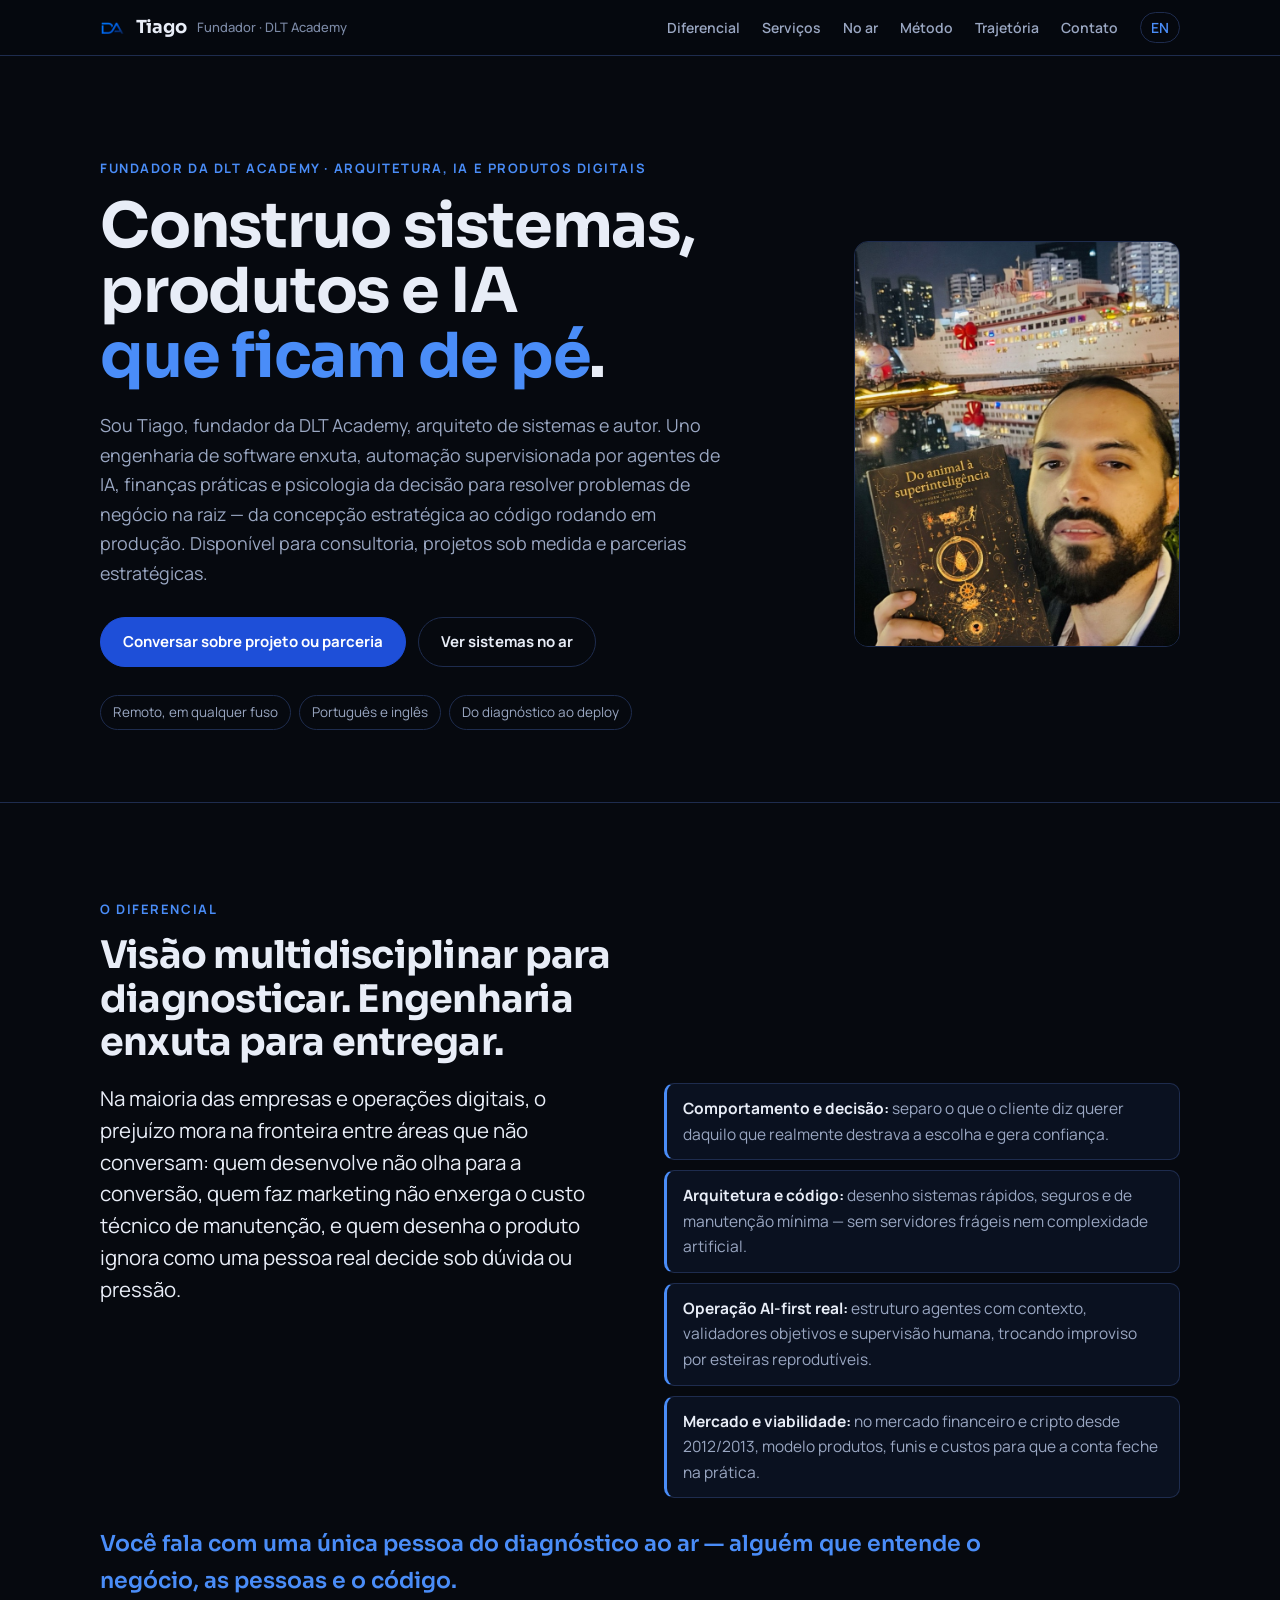
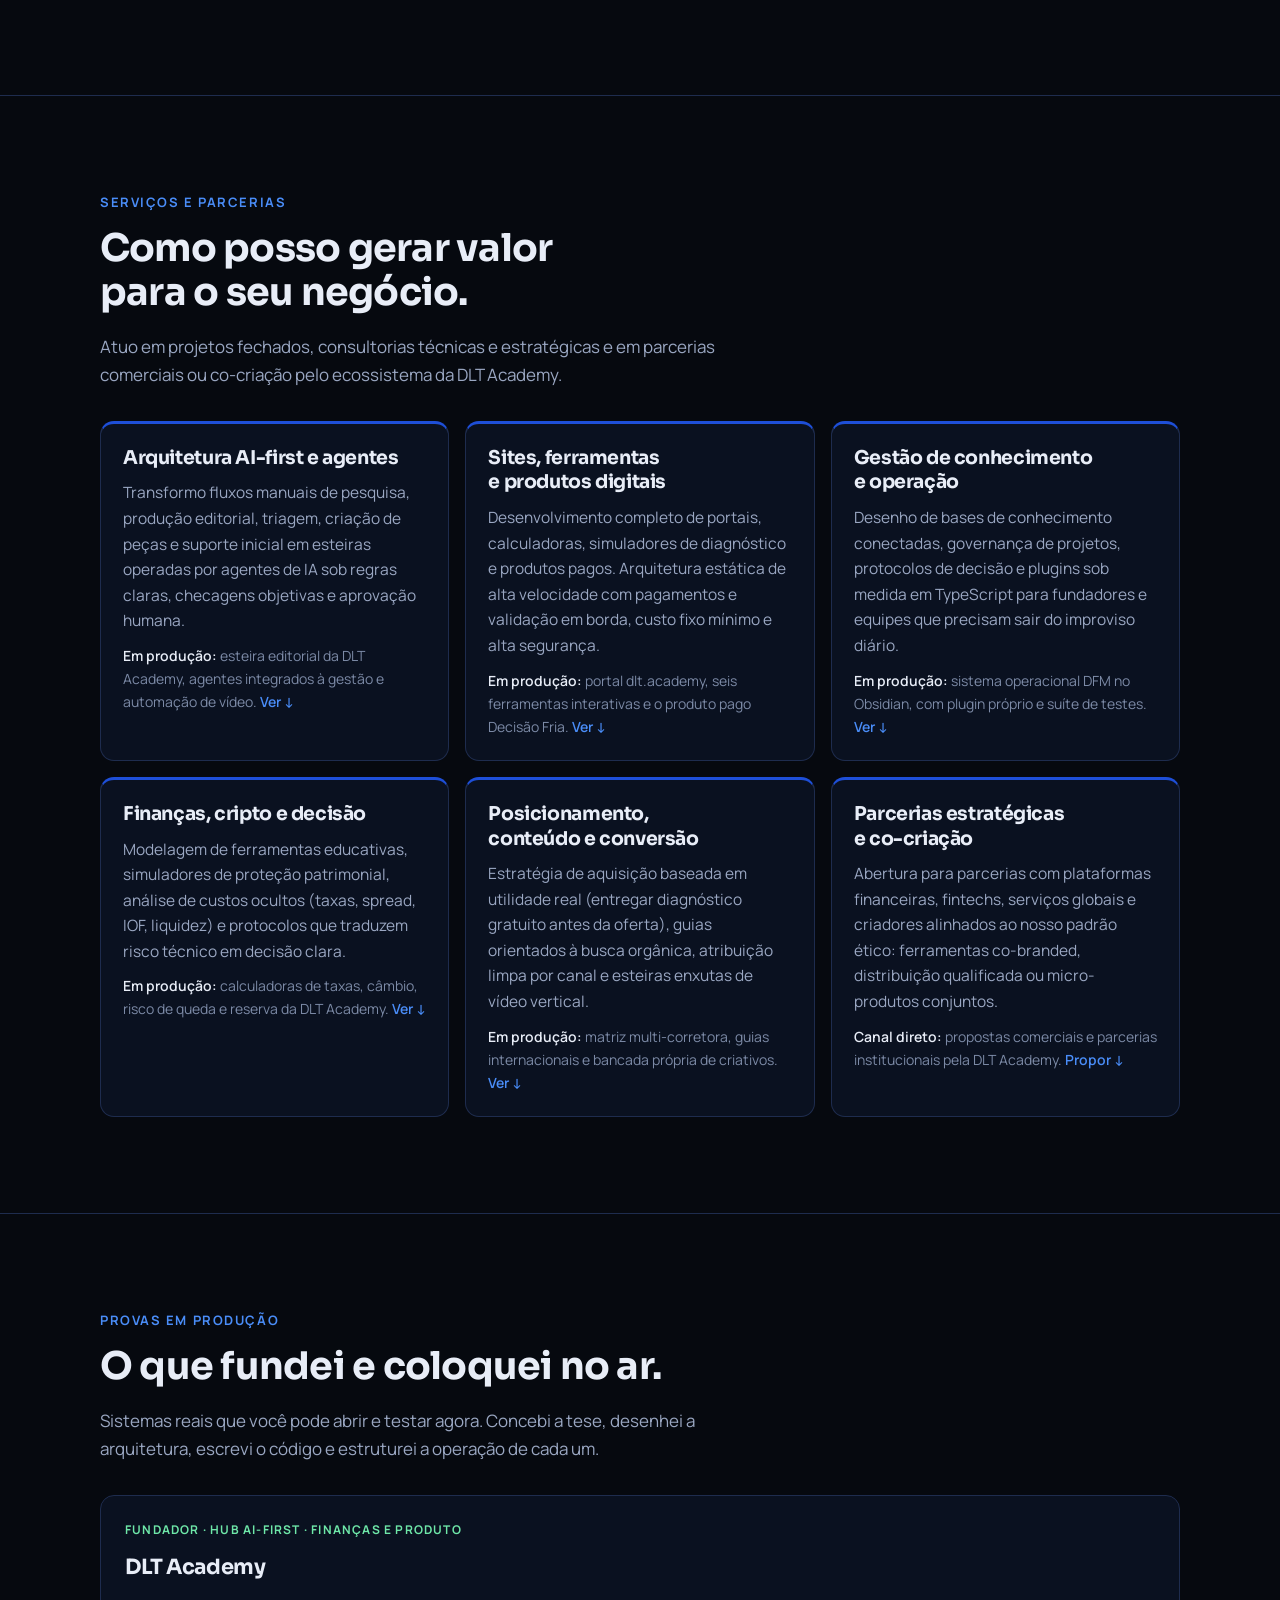
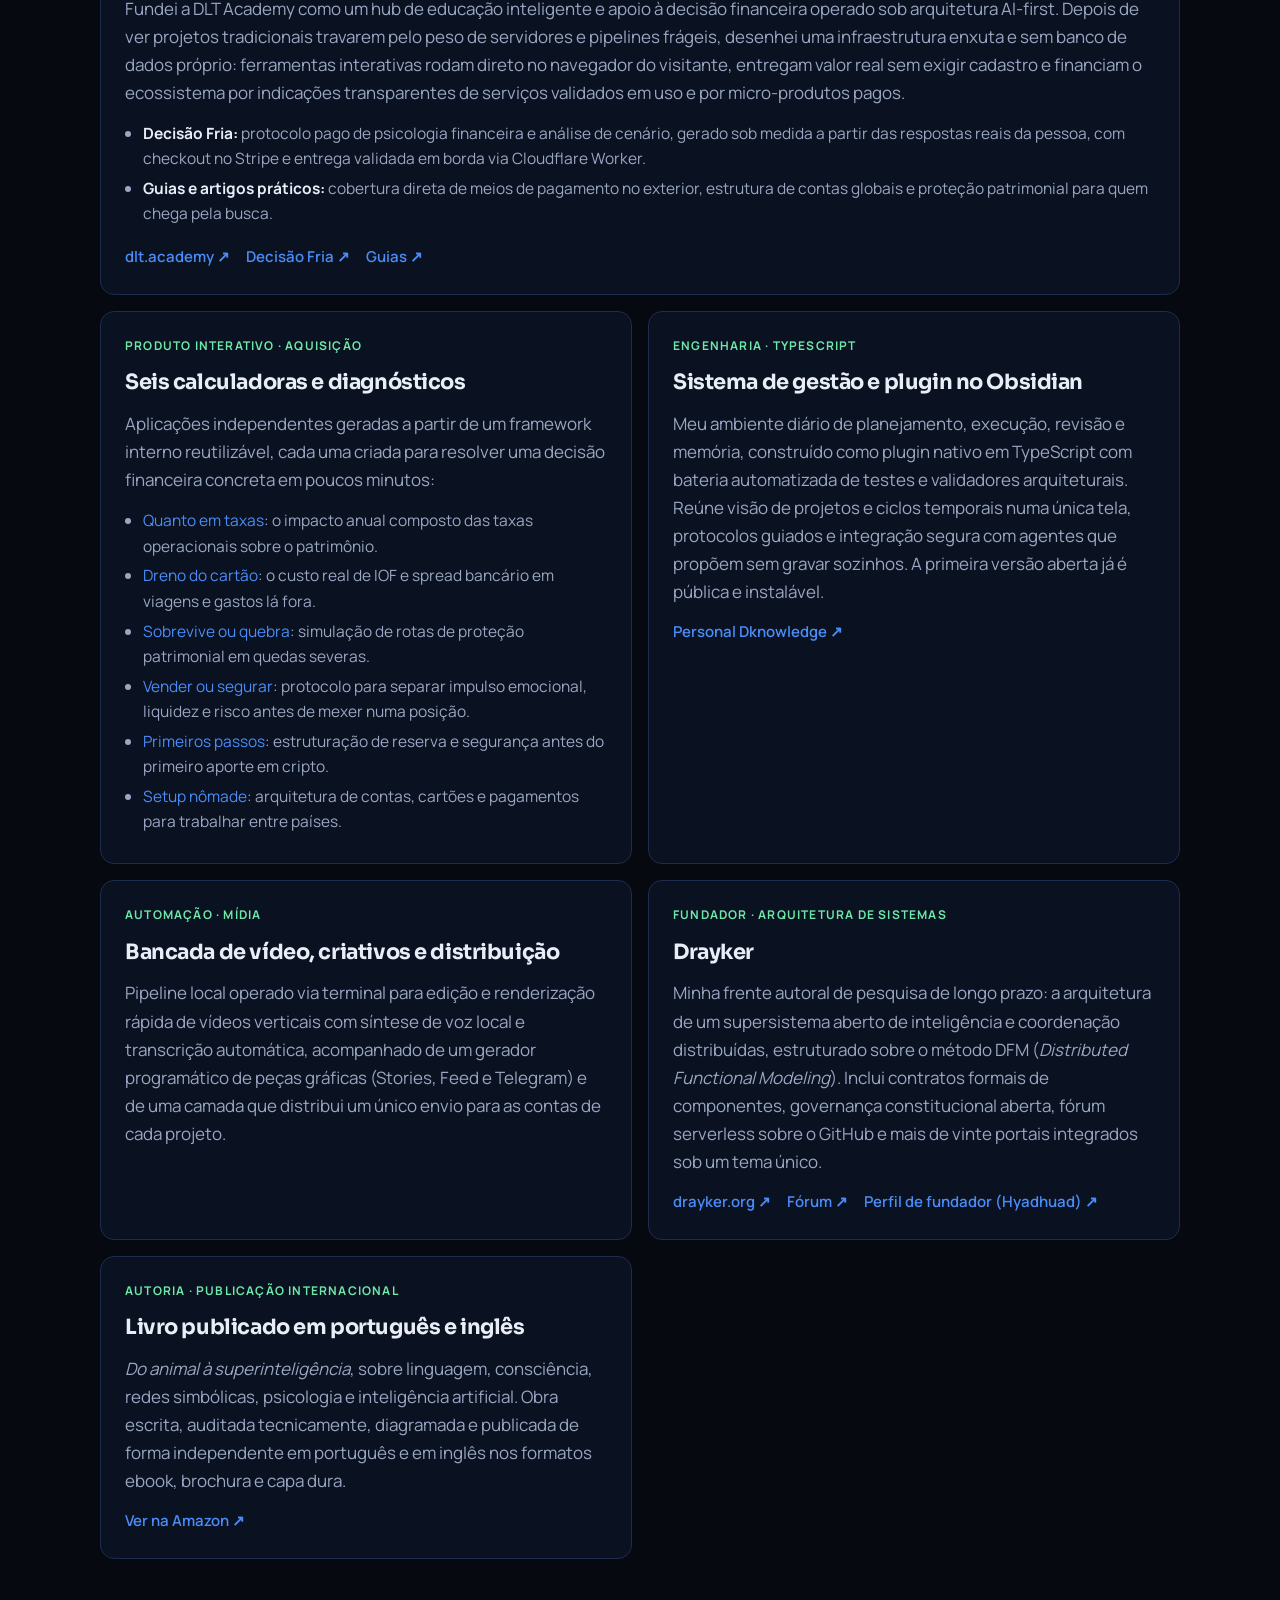
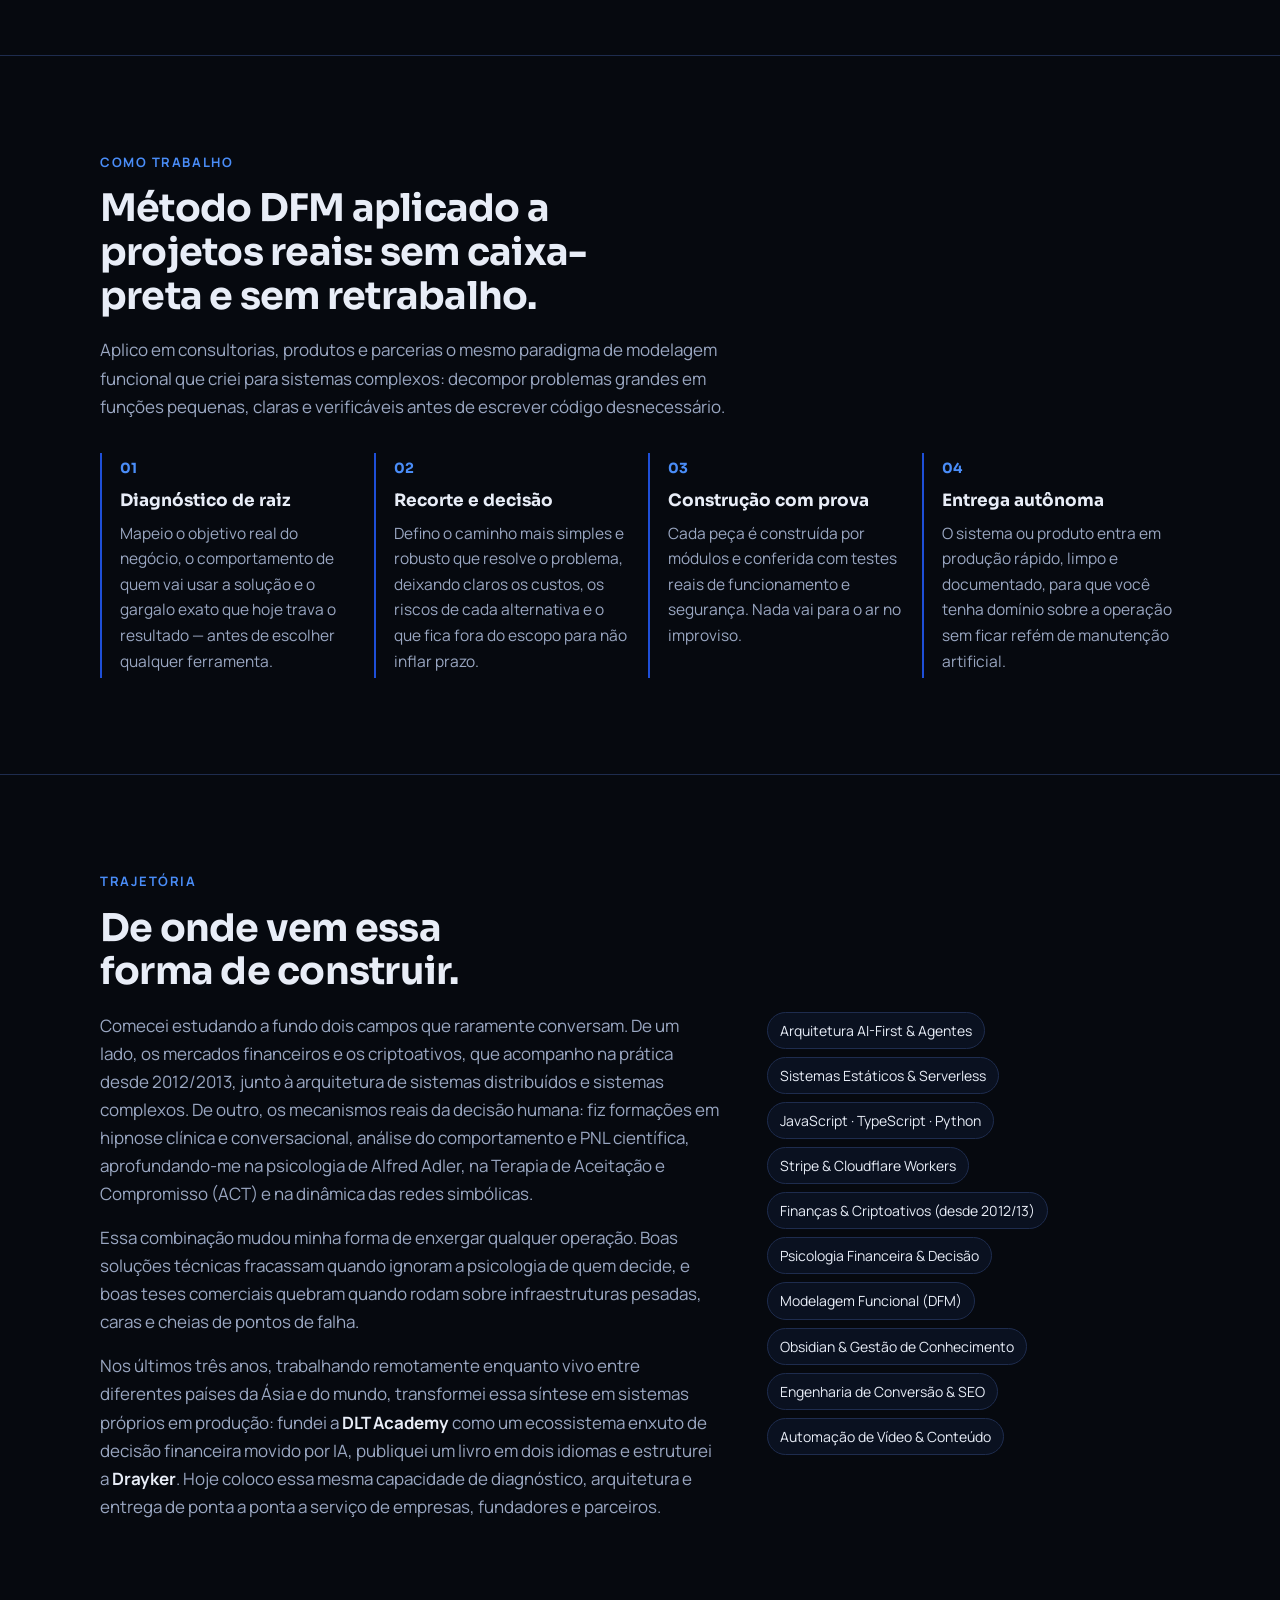
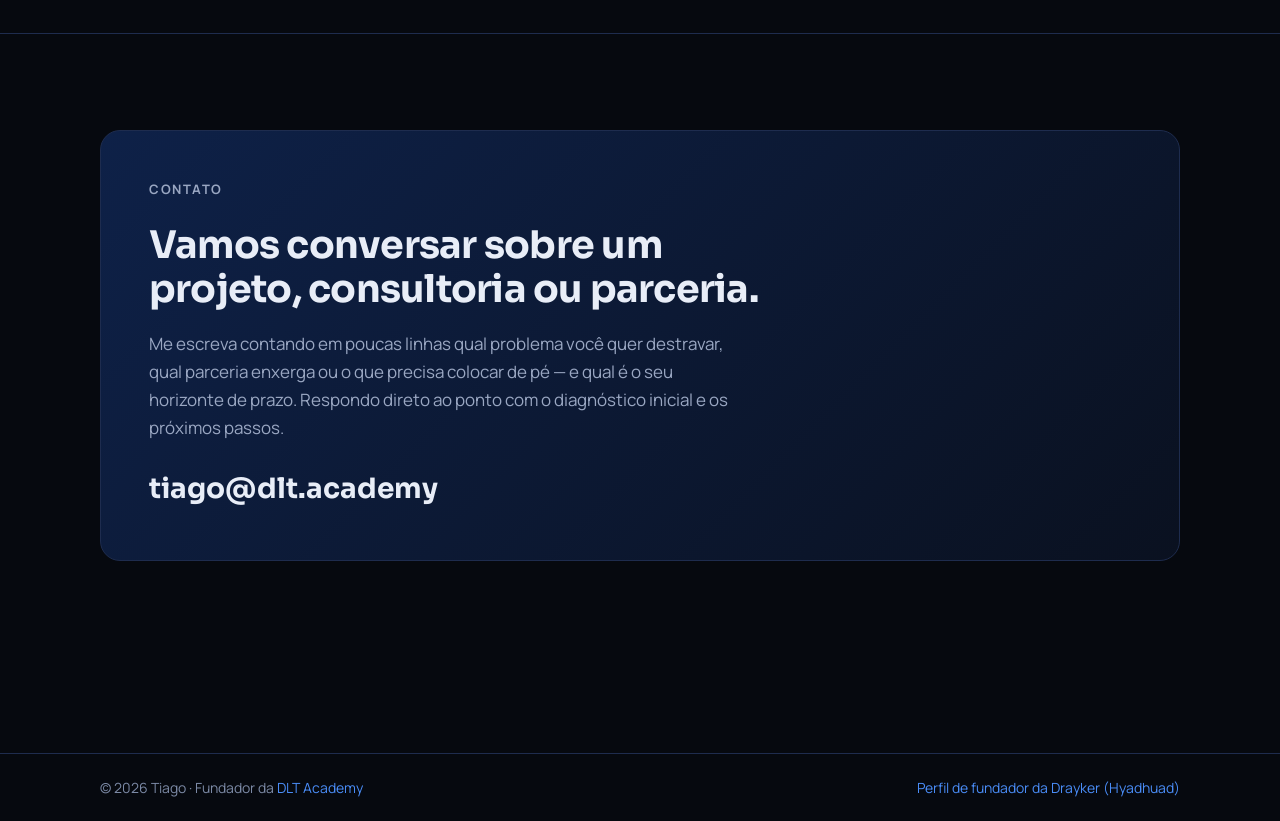
<file: index.html>
<!doctype html>
<html lang="pt-BR">
  <head>
    <meta charset="UTF-8" />
    <meta name="viewport" content="width=device-width, initial-scale=1.0" />
    <meta name="theme-color" content="#06090F" />
    <title>Tiago | Fundador da DLT Academy · Arquitetura, IA e Produtos Digitais</title>
    <meta
      name="description"
      content="Tiago é fundador da DLT Academy, arquiteto de sistemas e consultor. Engenharia enxuta, operações AI-first com agentes supervisionados, produtos digitais, finanças e psicologia da decisão. Projetos, consultoria e parcerias."
    />
    <link rel="canonical" href="https://tiago.dlt.academy/" />
    <link rel="alternate" hreflang="pt-BR" href="https://tiago.dlt.academy/" />
    <link rel="alternate" hreflang="en" href="https://tiago.dlt.academy/en/" />
    <link rel="alternate" hreflang="x-default" href="https://tiago.dlt.academy/" />
    <link rel="icon" type="image/png" href="./assets/dlt-mark.png" />
    <link rel="apple-touch-icon" href="./assets/dlt-mark.png" />
    <meta property="og:type" content="profile" />
    <meta property="og:locale" content="pt_BR" />
    <meta property="og:site_name" content="Tiago · DLT Academy" />
    <meta property="og:title" content="Tiago | Fundador da DLT Academy · Arquitetura, IA e Produtos Digitais" />
    <meta
      property="og:description"
      content="Construo sistemas, produtos digitais e operações com IA que saem do papel e ficam de pé. Consultoria, projetos sob medida e parcerias estratégicas."
    />
    <meta property="og:url" content="https://tiago.dlt.academy/" />
    <meta property="og:image" content="https://tiago.dlt.academy/assets/og-tiago.png" />
    <meta name="twitter:card" content="summary_large_image" />
    <link rel="preconnect" href="https://fonts.googleapis.com" />
    <link rel="preconnect" href="https://fonts.gstatic.com" crossorigin />
    <link
      rel="stylesheet"
      href="https://fonts.googleapis.com/css2?family=Sora:wght@500;600;700&family=Manrope:wght@400;500;600;700&display=swap"
    />
    <link rel="stylesheet" href="./styles.css" />
    <script type="application/ld+json">
      {
        "@context": "https://schema.org",
        "@type": "Person",
        "name": "Tiago",
        "jobTitle": "Fundador da DLT Academy, arquiteto de sistemas e consultor",
        "url": "https://tiago.dlt.academy/",
        "image": "https://tiago.dlt.academy/assets/tiago.jpg",
        "sameAs": ["https://hyadhuad.drayker.org/", "https://github.com/Hyadhuad"],
        "affiliation": { "@type": "Organization", "name": "DLT Academy", "url": "https://dlt.academy/" }
      }
    </script>
  </head>
  <body>
    <a class="skip-link" href="#conteudo">Pular para o conteúdo</a>
    <header class="head">
      <div class="head-in">
        <a class="brand" href="#topo"><img src="./assets/dlt-mark.png" alt="" width="26" height="26" />Tiago <span>Fundador · DLT Academy</span></a>
        <nav class="nav" aria-label="Seções">
          <a href="#diferencial">Diferencial</a>
          <a href="#servicos">Serviços</a>
          <a href="#trabalhos">No ar</a>
          <a href="#como">Método</a>
          <a href="#historia">Trajetória</a>
          <a href="#contato">Contato</a>
          <a class="lang" href="./en/" hreflang="en" lang="en" aria-label="Read in English">EN</a>
        </nav>
      </div>
    </header>

    <main id="conteudo">
      <section class="hero" id="topo">
        <div class="wrap hero-grid">
          <div>
            <p class="eyebrow">Fundador da DLT Academy · Arquitetura, IA e Produtos Digitais</p>
            <h1>Construo sistemas, produtos e IA <em>que ficam de pé</em>.</h1>
            <p class="lead">
              Sou Tiago, fundador da DLT Academy, arquiteto de sistemas e autor. Uno engenharia de software enxuta,
              automação supervisionada por agentes de IA, finanças práticas e psicologia da decisão para resolver
              problemas de negócio na raiz — da concepção estratégica ao código rodando em produção. Disponível para
              consultoria, projetos sob medida e parcerias estratégicas.
            </p>
            <div class="actions">
              <a class="button" href="#contato">Conversar sobre projeto ou parceria</a>
              <a class="button button-ghost" href="#trabalhos">Ver sistemas no ar</a>
            </div>
            <ul class="facts" role="list">
              <li>Remoto, em qualquer fuso</li>
              <li>Português e inglês</li>
              <li>Do diagnóstico ao deploy</li>
            </ul>
          </div>
          <figure class="portrait">
            <img src="./assets/tiago.jpg" width="763" height="1100" alt="Tiago à noite, num porto, segurando o livro que escreveu" />
          </figure>
        </div>
      </section>

      <section class="section angle" id="diferencial">
        <div class="wrap">
          <p class="eyebrow">O diferencial</p>
          <h2>Visão multidisciplinar para diagnosticar. Engenharia enxuta para entregar.</h2>
          <div class="angle-grid">
            <p class="angle-lead">
              Na maioria das empresas e operações digitais, o prejuízo mora na fronteira entre áreas que não conversam:
              quem desenvolve não olha para a conversão, quem faz marketing não enxerga o custo técnico de manutenção, e
              quem desenha o produto ignora como uma pessoa real decide sob dúvida ou pressão.
            </p>
            <ul class="angles" role="list">
              <li><b>Comportamento e decisão:</b> separo o que o cliente diz querer daquilo que realmente destrava a escolha e gera confiança.</li>
              <li><b>Arquitetura e código:</b> desenho sistemas rápidos, seguros e de manutenção mínima — sem servidores frágeis nem complexidade artificial.</li>
              <li><b>Operação AI-first real:</b> estruturo agentes com contexto, validadores objetivos e supervisão humana, trocando improviso por esteiras reprodutíveis.</li>
              <li><b>Mercado e viabilidade:</b> no mercado financeiro e cripto desde 2012/2013, modelo produtos, funis e custos para que a conta feche na prática.</li>
            </ul>
          </div>
          <p class="angle-close">Você fala com uma única pessoa do diagnóstico ao ar — alguém que entende o negócio, as pessoas e o código.</p>
        </div>
      </section>

      <section class="section" id="servicos">
        <div class="wrap">
          <p class="eyebrow">Serviços e parcerias</p>
          <h2>Como posso gerar valor para o seu negócio.</h2>
          <p class="intro">Atuo em projetos fechados, consultorias técnicas e estratégicas e em parcerias comerciais ou co-criação pelo ecossistema da DLT Academy.</p>
          <ul class="cards" role="list">
            <li class="card">
              <h3>Arquitetura AI-first e agentes</h3>
              <p>Transformo fluxos manuais de pesquisa, produção editorial, triagem, criação de peças e suporte inicial em esteiras operadas por agentes de IA sob regras claras, checagens objetivas e aprovação humana.</p>
              <p class="ex"><b>Em produção:</b> esteira editorial da DLT Academy, agentes integrados à gestão e automação de vídeo. <a href="#t-conteudo">Ver ↓</a></p>
            </li>
            <li class="card">
              <h3>Sites, ferramentas e produtos digitais</h3>
              <p>Desenvolvimento completo de portais, calculadoras, simuladores de diagnóstico e produtos pagos. Arquitetura estática de alta velocidade com pagamentos e validação em borda, custo fixo mínimo e alta segurança.</p>
              <p class="ex"><b>Em produção:</b> portal dlt.academy, seis ferramentas interativas e o produto pago Decisão Fria. <a href="#t-dlt">Ver ↓</a></p>
            </li>
            <li class="card">
              <h3>Gestão de conhecimento e operação</h3>
              <p>Desenho de bases de conhecimento conectadas, governança de projetos, protocolos de decisão e plugins sob medida em TypeScript para fundadores e equipes que precisam sair do improviso diário.</p>
              <p class="ex"><b>Em produção:</b> sistema operacional DFM no Obsidian, com plugin próprio e suíte de testes. <a href="#t-gestao">Ver ↓</a></p>
            </li>
            <li class="card">
              <h3>Finanças, cripto e decisão</h3>
              <p>Modelagem de ferramentas educativas, simuladores de proteção patrimonial, análise de custos ocultos (taxas, spread, IOF, liquidez) e protocolos que traduzem risco técnico em decisão clara.</p>
              <p class="ex"><b>Em produção:</b> calculadoras de taxas, câmbio, risco de queda e reserva da DLT Academy. <a href="#t-ferramentas">Ver ↓</a></p>
            </li>
            <li class="card">
              <h3>Posicionamento, conteúdo e conversão</h3>
              <p>Estratégia de aquisição baseada em utilidade real (entregar diagnóstico gratuito antes da oferta), guias orientados à busca orgânica, atribuição limpa por canal e esteiras enxutas de vídeo vertical.</p>
              <p class="ex"><b>Em produção:</b> matriz multi-corretora, guias internacionais e bancada própria de criativos. <a href="#t-dlt">Ver ↓</a></p>
            </li>
            <li class="card">
              <h3>Parcerias estratégicas e co-criação</h3>
              <p>Abertura para parcerias com plataformas financeiras, fintechs, serviços globais e criadores alinhados ao nosso padrão ético: ferramentas co-branded, distribuição qualificada ou micro-produtos conjuntos.</p>
              <p class="ex"><b>Canal direto:</b> propostas comerciais e parcerias institucionais pela DLT Academy. <a href="#contato">Propor ↓</a></p>
            </li>
          </ul>
        </div>
      </section>

      <section class="section" id="trabalhos">
        <div class="wrap">
          <p class="eyebrow">Provas em produção</p>
          <h2>O que fundei e coloquei no ar.</h2>
          <p class="intro">Sistemas reais que você pode abrir e testar agora. Concebi a tese, desenhei a arquitetura, escrevi o código e estruturei a operação de cada um.</p>
          <div class="work">
            <article id="t-dlt" class="job wide">
              <span class="tag">Fundador · Hub AI-First · Finanças e Produto</span>
              <h3>DLT Academy</h3>
              <p>Fundei a DLT Academy como um hub de educação inteligente e apoio à decisão financeira operado sob arquitetura AI-first. Depois de ver projetos tradicionais travarem pelo peso de servidores e pipelines frágeis, desenhei uma infraestrutura enxuta e sem banco de dados próprio: ferramentas interativas rodam direto no navegador do visitante, entregam valor real sem exigir cadastro e financiam o ecossistema por indicações transparentes de serviços validados em uso e por micro-produtos pagos.</p>
              <ul>
                <li><b>Decisão Fria:</b> protocolo pago de psicologia financeira e análise de cenário, gerado sob medida a partir das respostas reais da pessoa, com checkout no Stripe e entrega validada em borda via Cloudflare Worker.</li>
                <li><b>Guias e artigos práticos:</b> cobertura direta de meios de pagamento no exterior, estrutura de contas globais e proteção patrimonial para quem chega pela busca.</li>
              </ul>
              <div class="links">
                <a href="https://dlt.academy/">dlt.academy ↗</a>
                <a href="https://dlt.academy/produtos/decisao-fria/">Decisão Fria ↗</a>
                <a href="https://dlt.academy/guias/">Guias ↗</a>
              </div>
            </article>
            <article id="t-ferramentas" class="job">
              <span class="tag">Produto interativo · Aquisição</span>
              <h3>Seis calculadoras e diagnósticos</h3>
              <p>Aplicações independentes geradas a partir de um framework interno reutilizável, cada uma criada para resolver uma decisão financeira concreta em poucos minutos:</p>
              <ul>
                <li><a href="https://quanto-em-taxas.dlt.academy/">Quanto em taxas</a>: o impacto anual composto das taxas operacionais sobre o patrimônio.</li>
                <li><a href="https://dreno-cartao.dlt.academy/">Dreno do cartão</a>: o custo real de IOF e spread bancário em viagens e gastos lá fora.</li>
                <li><a href="https://sobrevive-ou-quebra.dlt.academy/">Sobrevive ou quebra</a>: simulação de rotas de proteção patrimonial em quedas severas.</li>
                <li><a href="https://vender-ou-segurar.dlt.academy/">Vender ou segurar</a>: protocolo para separar impulso emocional, liquidez e risco antes de mexer numa posição.</li>
                <li><a href="https://primeiros-passos-cripto.dlt.academy/">Primeiros passos</a>: estruturação de reserva e segurança antes do primeiro aporte em cripto.</li>
                <li><a href="https://setup-nomade.dlt.academy/">Setup nômade</a>: arquitetura de contas, cartões e pagamentos para trabalhar entre países.</li>
              </ul>
            </article>
            <article id="t-gestao" class="job">
              <span class="tag">Engenharia · TypeScript</span>
              <h3>Sistema de gestão e plugin no Obsidian</h3>
              <p>Meu ambiente diário de planejamento, execução, revisão e memória, construído como plugin nativo em TypeScript com bateria automatizada de testes e validadores arquiteturais. Reúne visão de projetos e ciclos temporais numa única tela, protocolos guiados e integração segura com agentes que propõem sem gravar sozinhos. A primeira versão aberta já é pública e instalável.</p>
              <div class="links"><a href="https://github.com/draykerdk/personal-dknowledge">Personal Dknowledge ↗</a></div>
            </article>
            <article id="t-conteudo" class="job">
              <span class="tag">Automação · Mídia</span>
              <h3>Bancada de vídeo, criativos e distribuição</h3>
              <p>Pipeline local operado via terminal para edição e renderização rápida de vídeos verticais com síntese de voz local e transcrição automática, acompanhado de um gerador programático de peças gráficas (Stories, Feed e Telegram) e de uma camada que distribui um único envio para as contas de cada projeto.</p>
            </article>
            <article id="t-drayker" class="job">
              <span class="tag">Fundador · Arquitetura de sistemas</span>
              <h3>Drayker</h3>
              <p>Minha frente autoral de pesquisa de longo prazo: a arquitetura de um supersistema aberto de inteligência e coordenação distribuídas, estruturado sobre o método DFM (<em>Distributed Functional Modeling</em>). Inclui contratos formais de componentes, governança constitucional aberta, fórum serverless sobre o GitHub e mais de vinte portais integrados sob um tema único.</p>
              <div class="links">
                <a href="https://drayker.org/">drayker.org ↗</a>
                <a href="https://forum.drayker.org/">Fórum ↗</a>
                <a href="https://hyadhuad.drayker.org/pt/">Perfil de fundador (Hyadhuad) ↗</a>
              </div>
            </article>
            <article id="t-livro" class="job">
              <span class="tag">Autoria · Publicação internacional</span>
              <h3>Livro publicado em português e inglês</h3>
              <p><em>Do animal à superinteligência</em>, sobre linguagem, consciência, redes simbólicas, psicologia e inteligência artificial. Obra escrita, auditada tecnicamente, diagramada e publicada de forma independente em português e em inglês nos formatos ebook, brochura e capa dura.</p>
              <div class="links"><a href="https://www.amazon.com.br/s?k=Hyadhuad+Do+animal+%C3%A0+superintelig%C3%AAncia">Ver na Amazon ↗</a></div>
            </article>
          </div>
        </div>
      </section>

      <section class="section" id="como">
        <div class="wrap">
          <p class="eyebrow">Como trabalho</p>
          <h2>Método DFM aplicado a projetos reais: sem caixa-preta e sem retrabalho.</h2>
          <p class="intro">Aplico em consultorias, produtos e parcerias o mesmo paradigma de modelagem funcional que criei para sistemas complexos: decompor problemas grandes em funções pequenas, claras e verificáveis antes de escrever código desnecessário.</p>
          <ol class="steps" role="list">
            <li><strong>Diagnóstico de raiz</strong><p>Mapeio o objetivo real do negócio, o comportamento de quem vai usar a solução e o gargalo exato que hoje trava o resultado — antes de escolher qualquer ferramenta.</p></li>
            <li><strong>Recorte e decisão</strong><p>Defino o caminho mais simples e robusto que resolve o problema, deixando claros os custos, os riscos de cada alternativa e o que fica fora do escopo para não inflar prazo.</p></li>
            <li><strong>Construção com prova</strong><p>Cada peça é construída por módulos e conferida com testes reais de funcionamento e segurança. Nada vai para o ar no improviso.</p></li>
            <li><strong>Entrega autônoma</strong><p>O sistema ou produto entra em produção rápido, limpo e documentado, para que você tenha domínio sobre a operação sem ficar refém de manutenção artificial.</p></li>
          </ol>
        </div>
      </section>

      <section class="section" id="historia">
        <div class="wrap">
          <p class="eyebrow">Trajetória</p>
          <h2>De onde vem essa forma de construir.</h2>
          <div class="cols">
            <div>
              <p>
                Comecei estudando a fundo dois campos que raramente conversam. De um lado, os mercados financeiros e os
                criptoativos, que acompanho na prática desde 2012/2013, junto à arquitetura de sistemas distribuídos e
                sistemas complexos. De outro, os mecanismos reais da decisão humana: fiz formações em hipnose clínica e
                conversacional, análise do comportamento e PNL científica, aprofundando-me na psicologia de Alfred
                Adler, na Terapia de Aceitação e Compromisso (ACT) e na dinâmica das redes simbólicas.
              </p>
              <p>
                Essa combinação mudou minha forma de enxergar qualquer operação. Boas soluções técnicas fracassam quando
                ignoram a psicologia de quem decide, e boas teses comerciais quebram quando rodam sobre infraestruturas
                pesadas, caras e cheias de pontos de falha.
              </p>
              <p>
                Nos últimos três anos, trabalhando remotamente enquanto vivo entre diferentes países da Ásia e do mundo,
                transformei essa síntese em sistemas próprios em produção: fundei a <strong>DLT Academy</strong> como um
                ecossistema enxuto de decisão financeira movido por IA, publiquei um livro em dois idiomas e estruturei
                a <strong>Drayker</strong>. Hoje coloco essa mesma capacidade de diagnóstico, arquitetura e entrega de
                ponta a ponta a serviço de empresas, fundadores e parceiros.
              </p>
            </div>
            <ul class="chips" role="list">
              <li>Arquitetura AI-First &amp; Agentes</li>
              <li>Sistemas Estáticos &amp; Serverless</li>
              <li>JavaScript · TypeScript · Python</li>
              <li>Stripe &amp; Cloudflare Workers</li>
              <li>Finanças &amp; Criptoativos (desde 2012/13)</li>
              <li>Psicologia Financeira &amp; Decisão</li>
              <li>Modelagem Funcional (DFM)</li>
              <li>Obsidian &amp; Gestão de Conhecimento</li>
              <li>Engenharia de Conversão &amp; SEO</li>
              <li>Automação de Vídeo &amp; Conteúdo</li>
            </ul>
          </div>
        </div>
      </section>

      <section class="section" id="contato">
        <div class="wrap">
          <div class="contact">
            <p class="eyebrow">Contato</p>
            <h2>Vamos conversar sobre um projeto, consultoria ou parceria.</h2>
            <p>Me escreva contando em poucas linhas qual problema você quer destravar, qual parceria enxerga ou o que precisa colocar de pé — e qual é o seu horizonte de prazo. Respondo direto ao ponto com o diagnóstico inicial e os próximos passos.</p>
            <a class="mail" href="mailto:tiago@dlt.academy">tiago@dlt.academy</a>
          </div>
        </div>
      </section>
    </main>

    <footer class="foot">
      <div class="foot-in">
        <span>© <span id="ano">2026</span> Tiago · Fundador da <a href="https://dlt.academy/">DLT Academy</a></span>
        <span><a href="https://hyadhuad.drayker.org/pt/">Perfil de fundador da Drayker (Hyadhuad)</a></span>
      </div>
    </footer>
    <script>document.getElementById("ano").textContent = new Date().getFullYear();</script>
  </body>
</html>
</file>
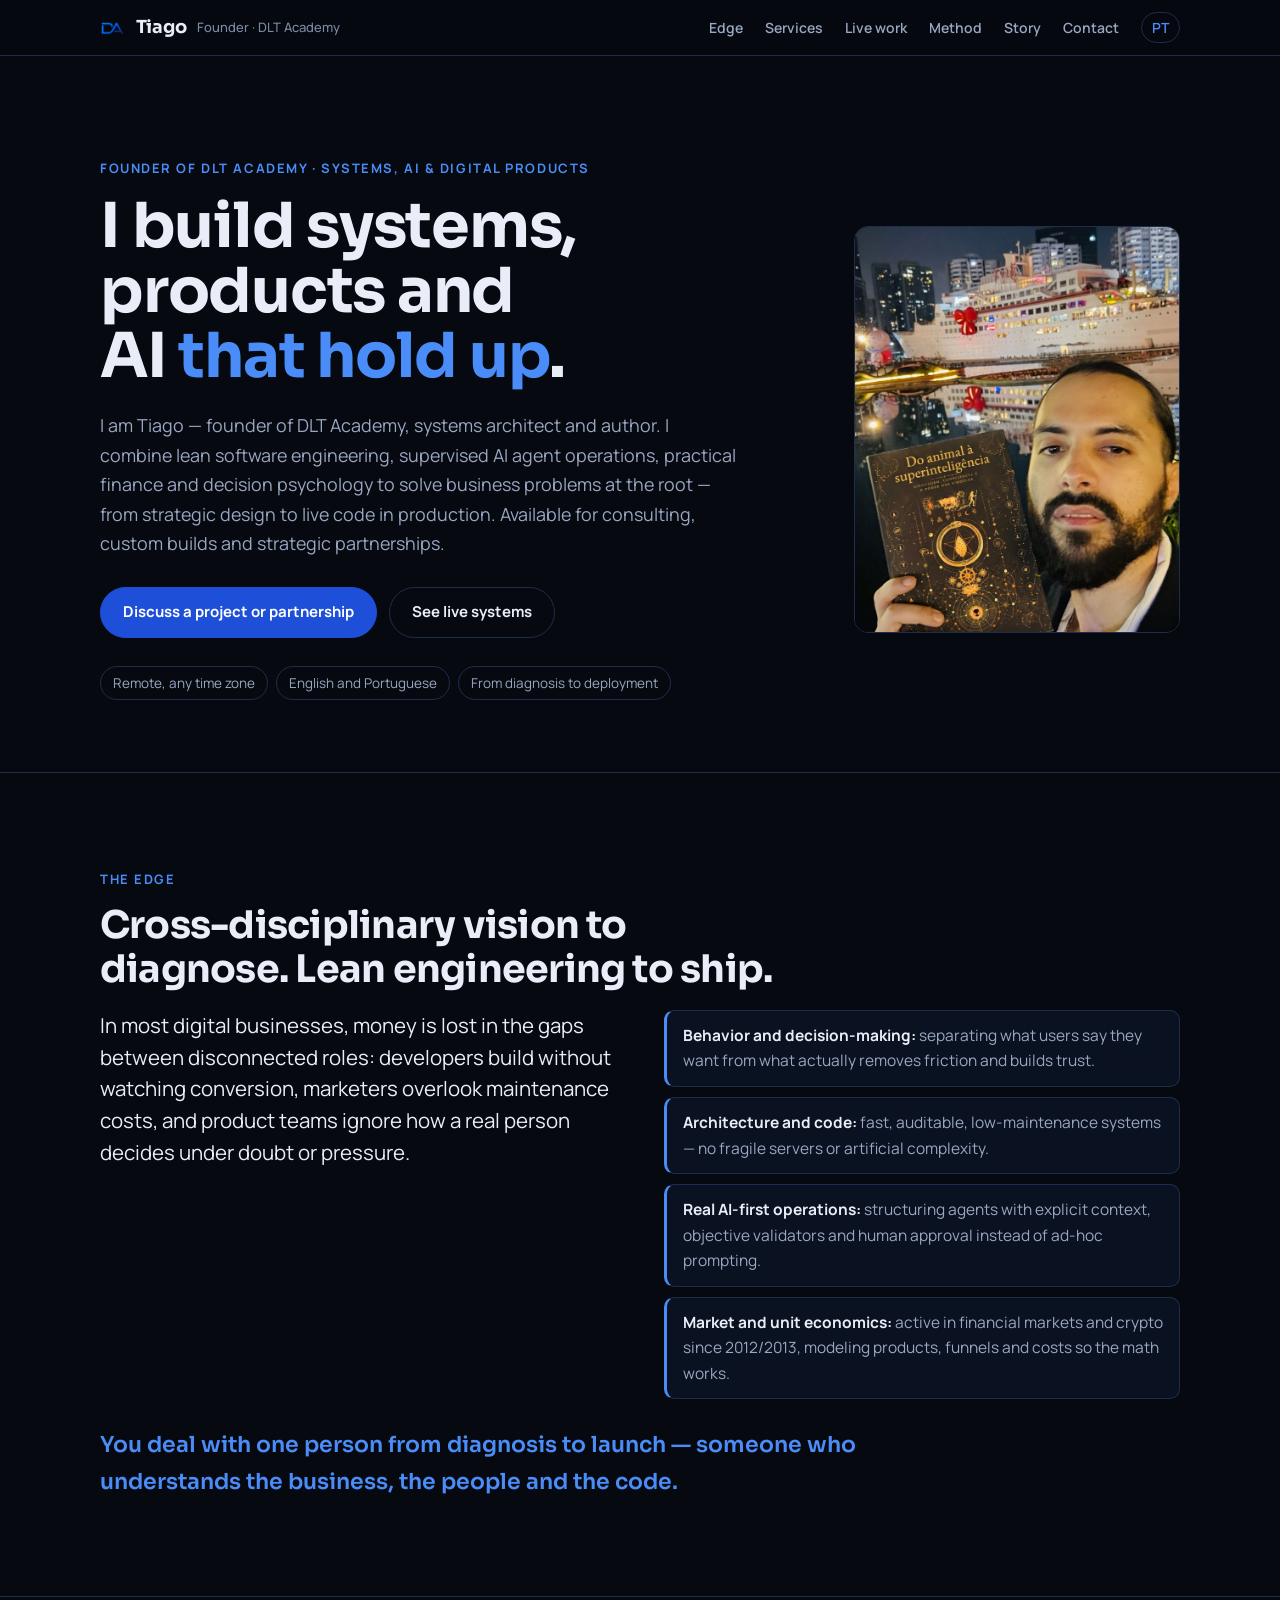
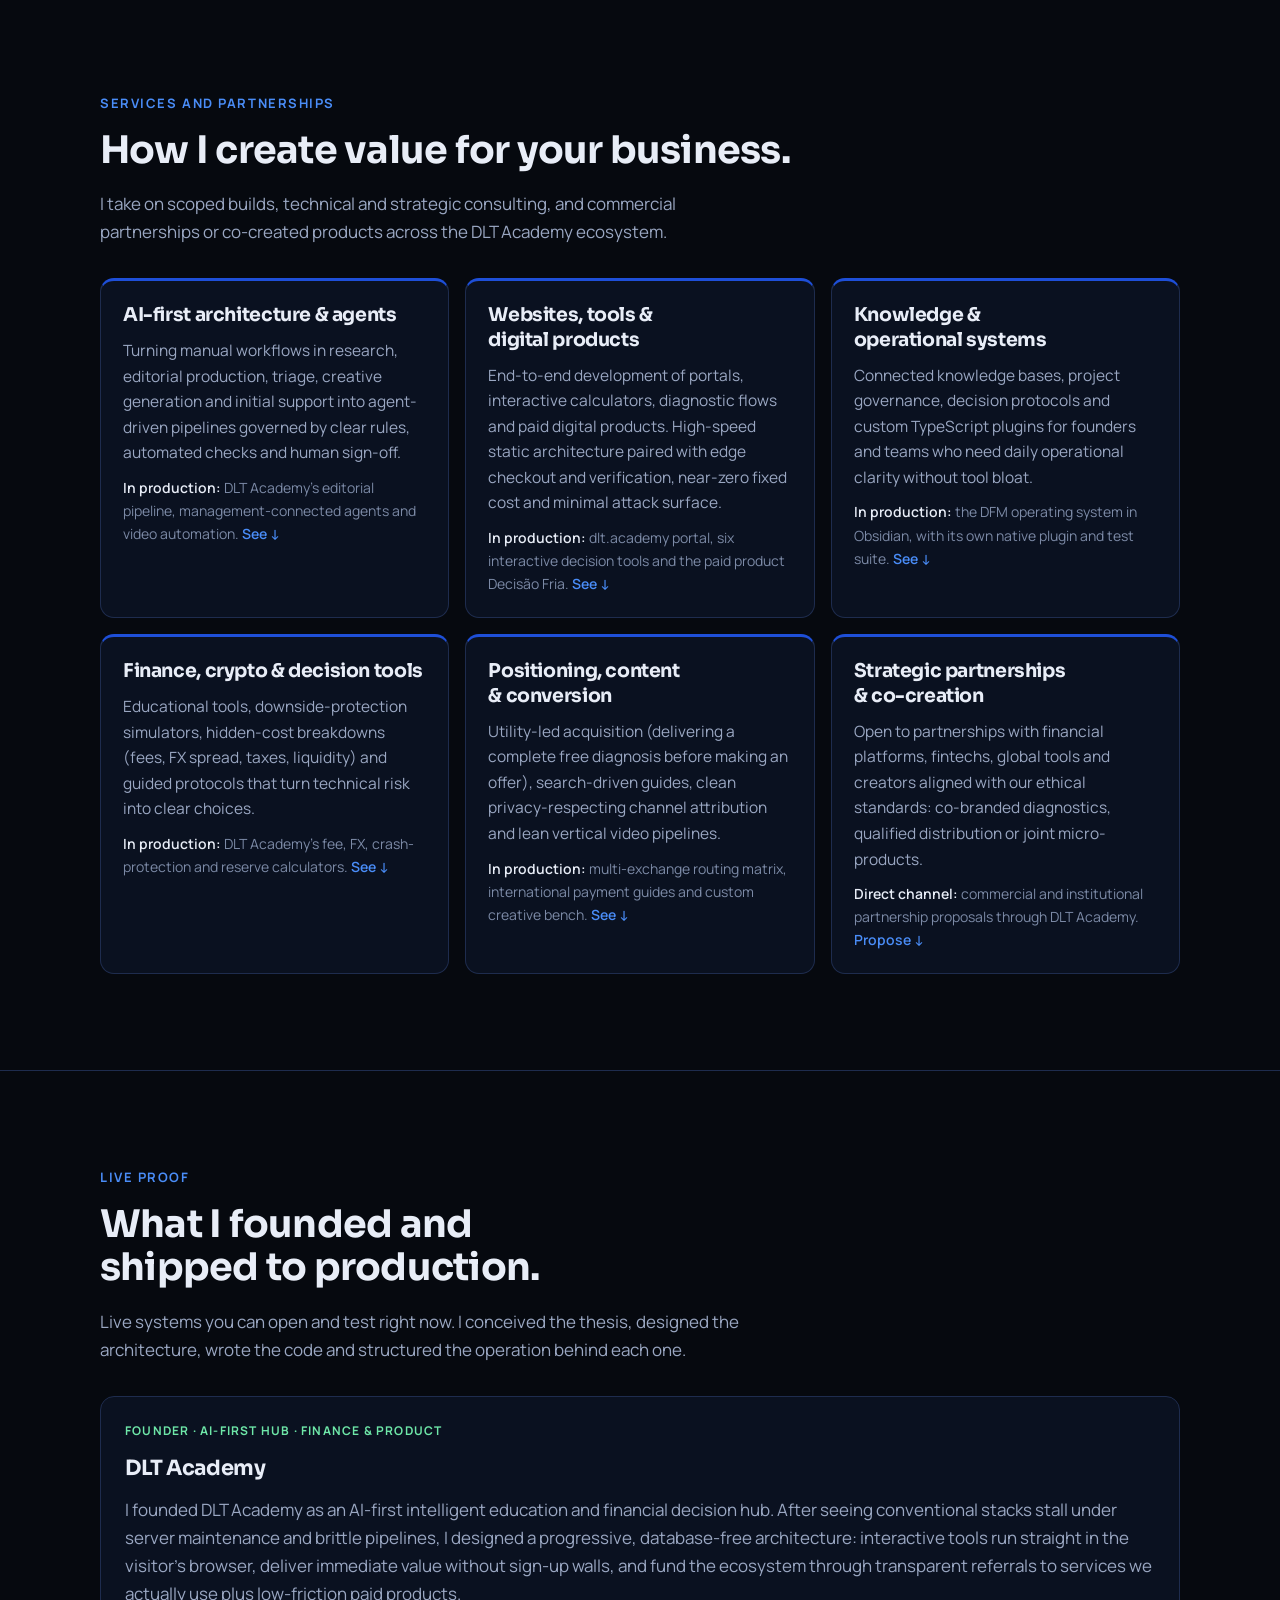
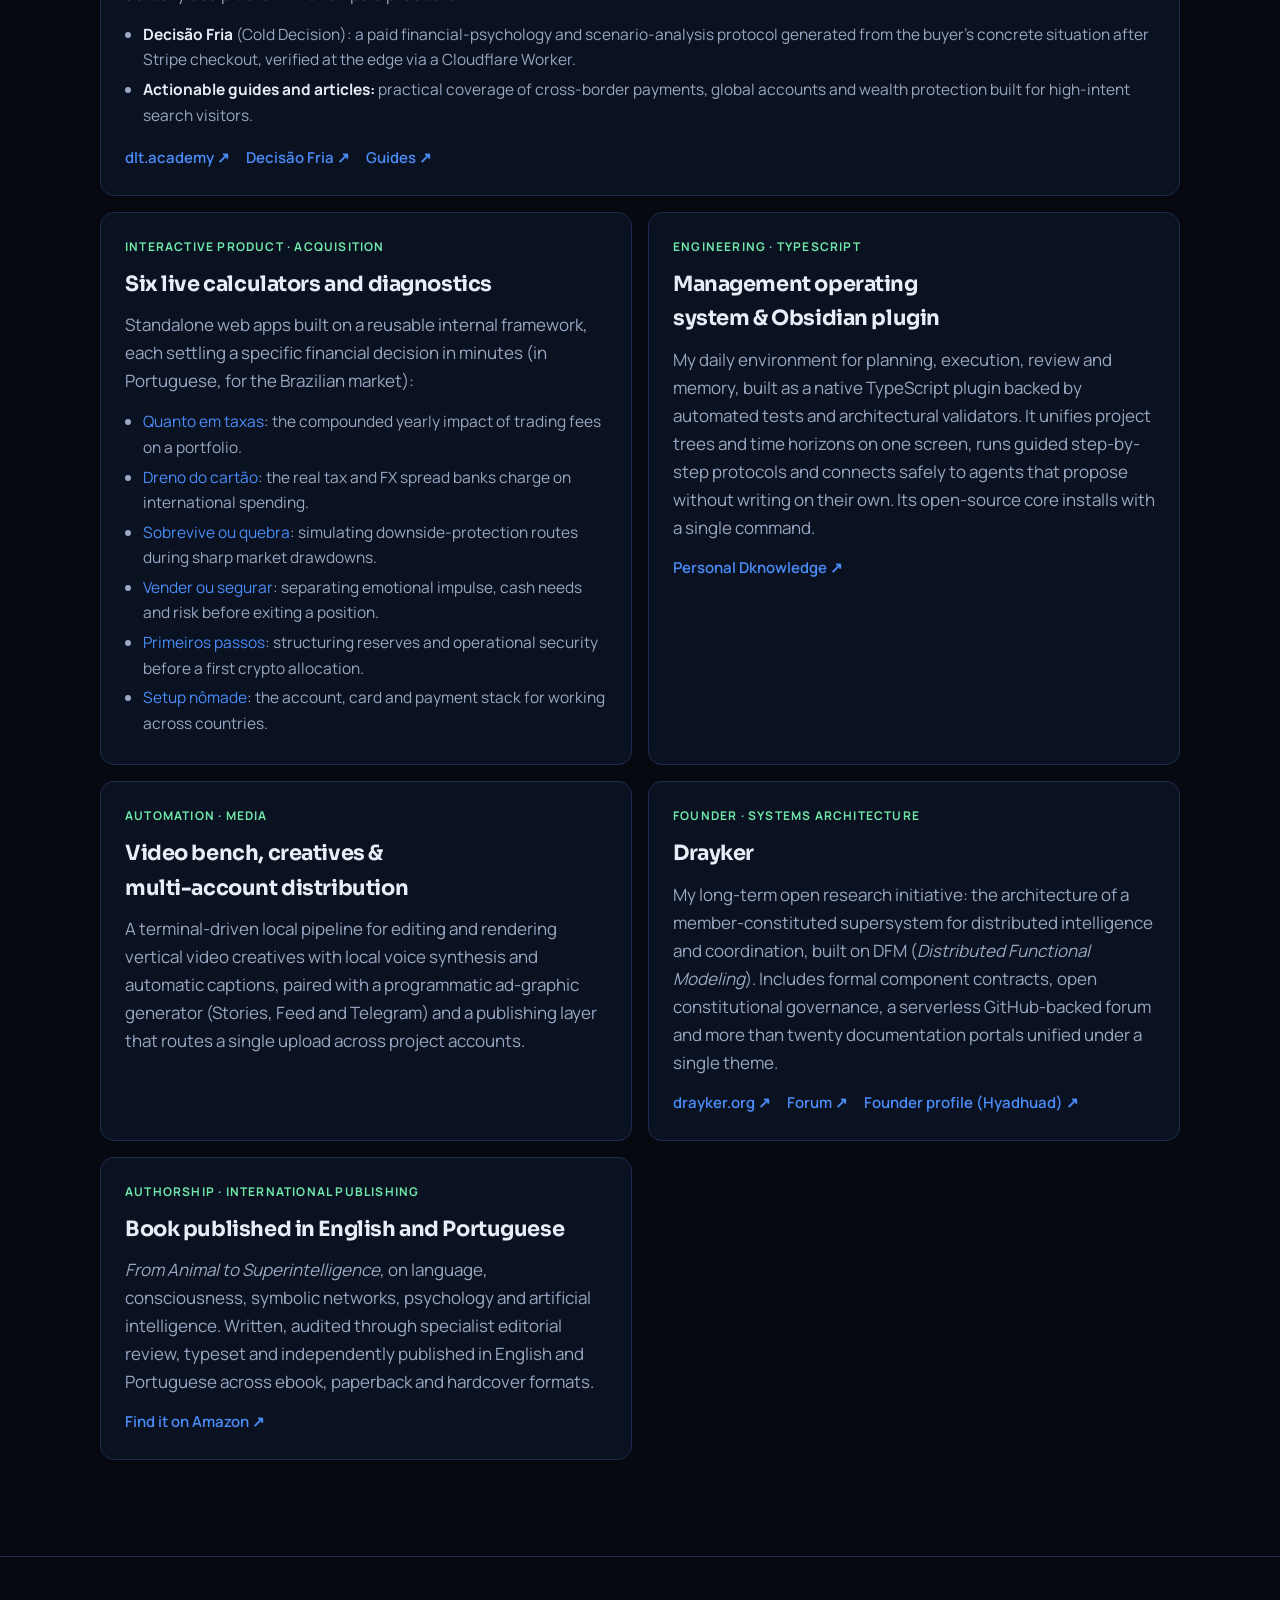
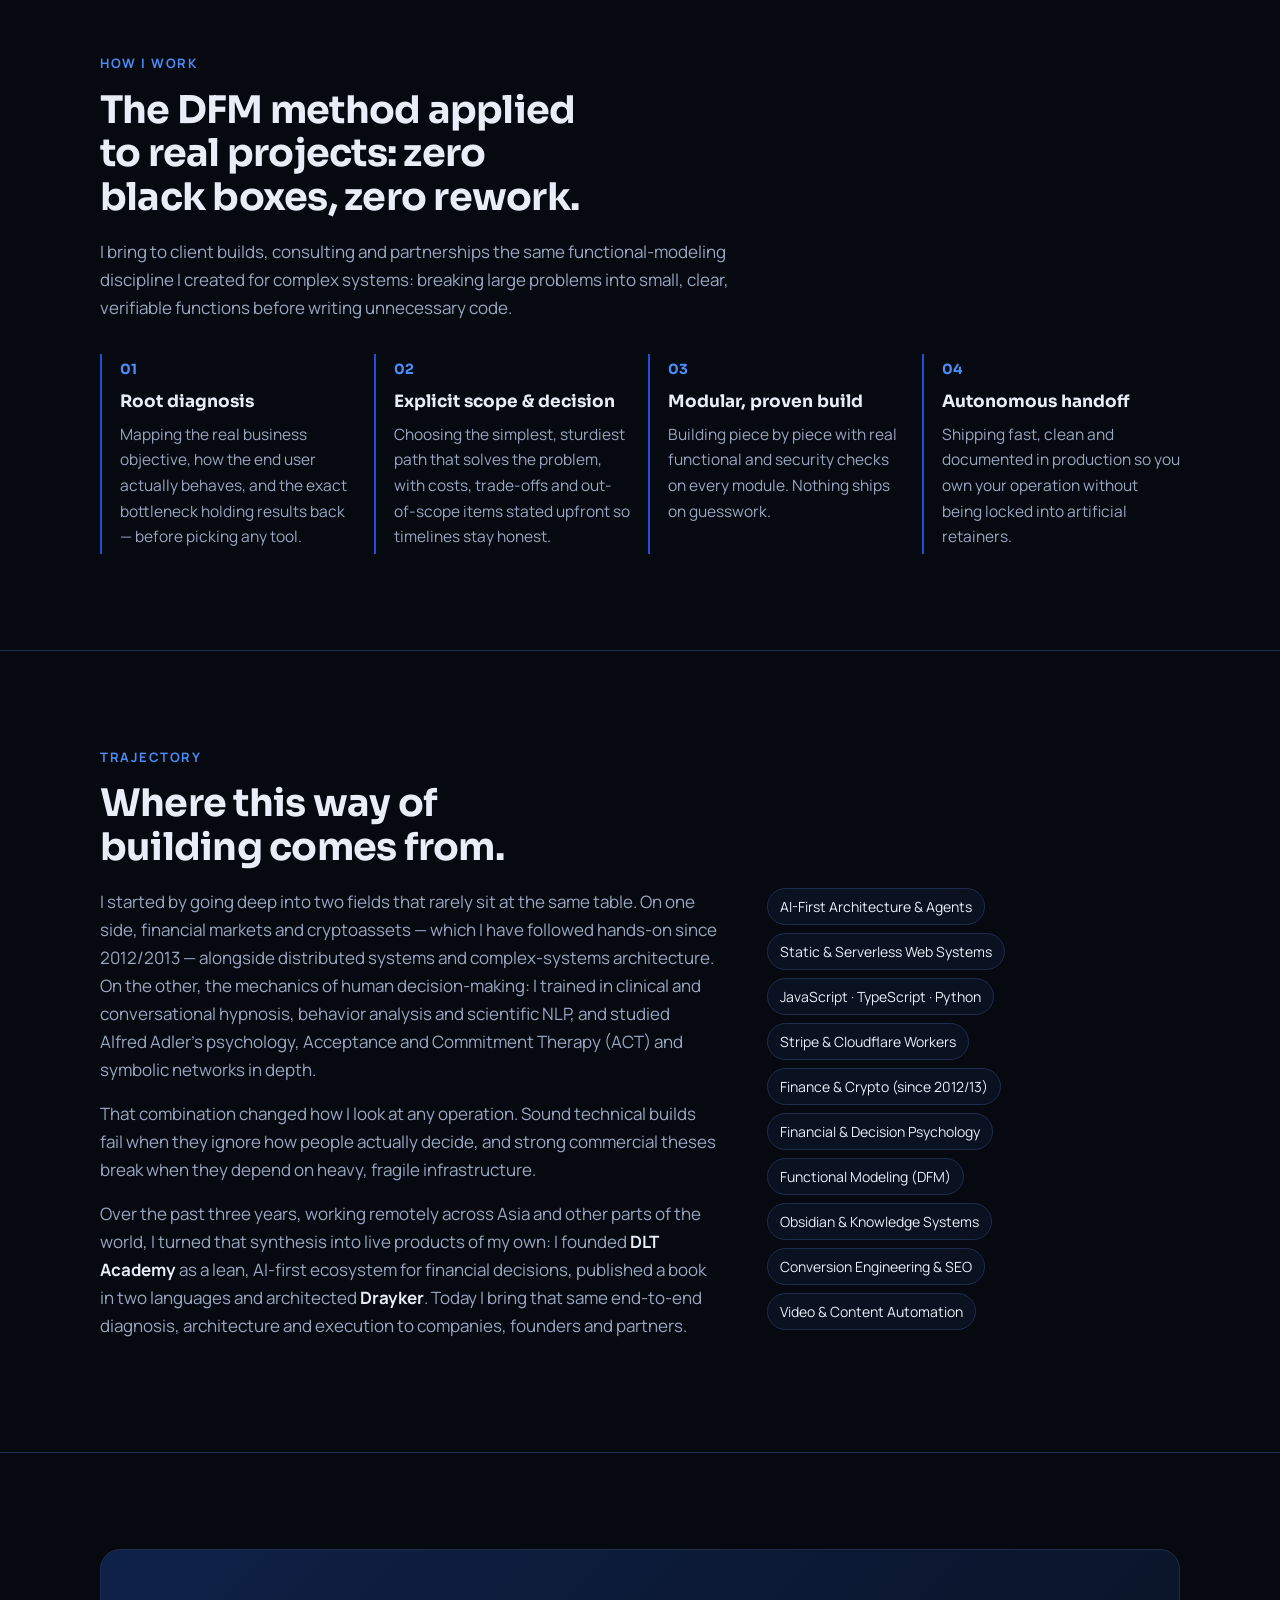
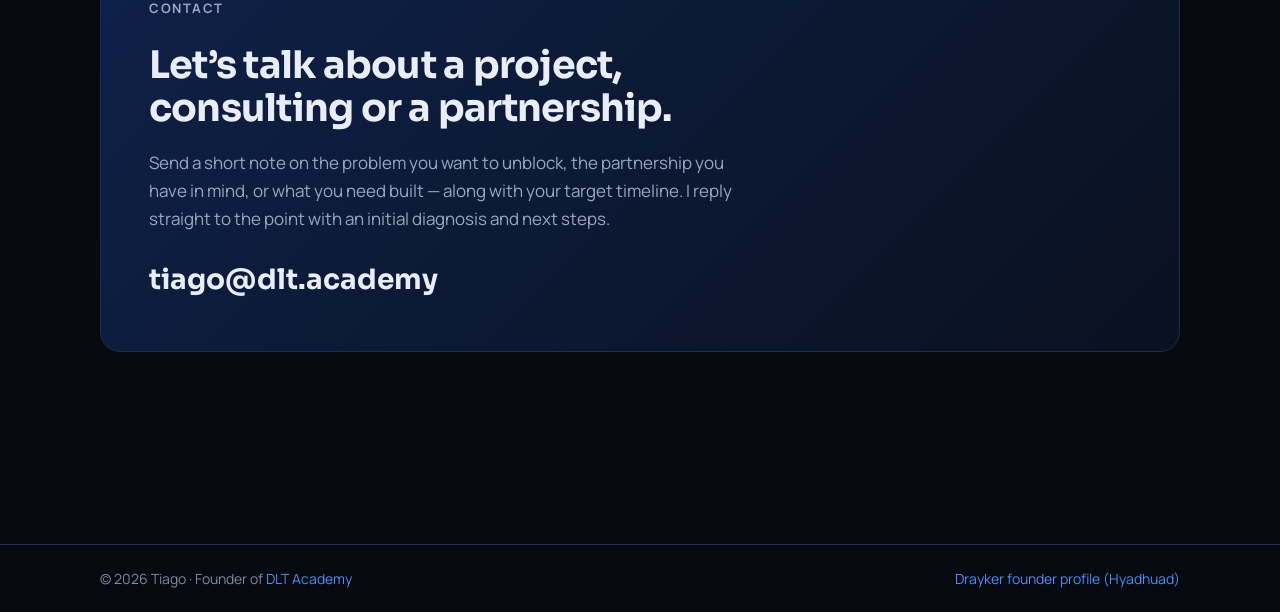
<file: en/index.html>
<!doctype html>
<html lang="en">
  <head>
    <meta charset="UTF-8" />
    <meta name="viewport" content="width=device-width, initial-scale=1.0" />
    <meta name="theme-color" content="#06090F" />
    <title>Tiago | Founder of DLT Academy · Systems, AI &amp; Digital Products</title>
    <meta
      name="description"
      content="Tiago is the founder of DLT Academy, systems architect and consultant. Lean software engineering, supervised AI-first operations, digital products, finance and decision psychology. Projects, consulting and partnerships."
    />
    <link rel="canonical" href="https://tiago.dlt.academy/en/" />
    <link rel="alternate" hreflang="pt-BR" href="https://tiago.dlt.academy/" />
    <link rel="alternate" hreflang="en" href="https://tiago.dlt.academy/en/" />
    <link rel="alternate" hreflang="x-default" href="https://tiago.dlt.academy/" />
    <link rel="icon" type="image/png" href="../assets/dlt-mark.png" />
    <link rel="apple-touch-icon" href="../assets/dlt-mark.png" />
    <meta property="og:type" content="profile" />
    <meta property="og:locale" content="en_US" />
    <meta property="og:site_name" content="Tiago · DLT Academy" />
    <meta property="og:title" content="Tiago | Founder of DLT Academy · Systems, AI &amp; Digital Products" />
    <meta
      property="og:description"
      content="I build systems, digital products and AI operations that ship clean and hold up in production. Consulting, custom projects and strategic partnerships."
    />
    <meta property="og:url" content="https://tiago.dlt.academy/en/" />
    <meta property="og:image" content="https://tiago.dlt.academy/assets/og-tiago-en.png" />
    <meta name="twitter:card" content="summary_large_image" />
    <link rel="preconnect" href="https://fonts.googleapis.com" />
    <link rel="preconnect" href="https://fonts.gstatic.com" crossorigin />
    <link
      rel="stylesheet"
      href="https://fonts.googleapis.com/css2?family=Sora:wght@500;600;700&family=Manrope:wght@400;500;600;700&display=swap"
    />
    <link rel="stylesheet" href="../styles.css" />
    <script type="application/ld+json">
      {
        "@context": "https://schema.org",
        "@type": "Person",
        "name": "Tiago",
        "jobTitle": "Founder of DLT Academy, systems architect and consultant",
        "url": "https://tiago.dlt.academy/en/",
        "image": "https://tiago.dlt.academy/assets/tiago.jpg",
        "sameAs": ["https://hyadhuad.drayker.org/", "https://github.com/Hyadhuad"],
        "affiliation": { "@type": "Organization", "name": "DLT Academy", "url": "https://dlt.academy/" }
      }
    </script>
  </head>
  <body>
    <a class="skip-link" href="#content">Skip to content</a>
    <header class="head">
      <div class="head-in">
        <a class="brand" href="#top"><img src="../assets/dlt-mark.png" alt="" width="26" height="26" />Tiago <span>Founder · DLT Academy</span></a>
        <nav class="nav" aria-label="Sections">
          <a href="#edge">Edge</a>
          <a href="#services">Services</a>
          <a href="#work">Live work</a>
          <a href="#how">Method</a>
          <a href="#story">Story</a>
          <a href="#contact">Contact</a>
          <a class="lang" href="../" hreflang="pt-BR" lang="pt-BR" aria-label="Ler em português">PT</a>
        </nav>
      </div>
    </header>

    <main id="content">
      <section class="hero" id="top">
        <div class="wrap hero-grid">
          <div>
            <p class="eyebrow">Founder of DLT Academy · Systems, AI &amp; Digital Products</p>
            <h1>I build systems, products and AI <em>that hold up</em>.</h1>
            <p class="lead">
              I am Tiago — founder of DLT Academy, systems architect and author. I combine lean software engineering,
              supervised AI agent operations, practical finance and decision psychology to solve business problems at
              the root — from strategic design to live code in production. Available for consulting, custom builds and
              strategic partnerships.
            </p>
            <div class="actions">
              <a class="button" href="#contact">Discuss a project or partnership</a>
              <a class="button button-ghost" href="#work">See live systems</a>
            </div>
            <ul class="facts" role="list">
              <li>Remote, any time zone</li>
              <li>English and Portuguese</li>
              <li>From diagnosis to deployment</li>
            </ul>
          </div>
          <figure class="portrait">
            <img src="../assets/tiago.jpg" width="763" height="1100" alt="Tiago at night by a harbour, holding the book he wrote" />
          </figure>
        </div>
      </section>

      <section class="section angle" id="edge">
        <div class="wrap">
          <p class="eyebrow">The edge</p>
          <h2>Cross-disciplinary vision to diagnose. Lean engineering to ship.</h2>
          <div class="angle-grid">
            <p class="angle-lead">
              In most digital businesses, money is lost in the gaps between disconnected roles: developers build without
              watching conversion, marketers overlook maintenance costs, and product teams ignore how a real person
              decides under doubt or pressure.
            </p>
            <ul class="angles" role="list">
              <li><b>Behavior and decision-making:</b> separating what users say they want from what actually removes friction and builds trust.</li>
              <li><b>Architecture and code:</b> fast, auditable, low-maintenance systems — no fragile servers or artificial complexity.</li>
              <li><b>Real AI-first operations:</b> structuring agents with explicit context, objective validators and human approval instead of ad-hoc prompting.</li>
              <li><b>Market and unit economics:</b> active in financial markets and crypto since 2012/2013, modeling products, funnels and costs so the math works.</li>
            </ul>
          </div>
          <p class="angle-close">You deal with one person from diagnosis to launch — someone who understands the business, the people and the code.</p>
        </div>
      </section>

      <section class="section" id="services">
        <div class="wrap">
          <p class="eyebrow">Services and partnerships</p>
          <h2>How I create value for your business.</h2>
          <p class="intro">I take on scoped builds, technical and strategic consulting, and commercial partnerships or co-created products across the DLT Academy ecosystem.</p>
          <ul class="cards" role="list">
            <li class="card">
              <h3>AI-first architecture &amp; agents</h3>
              <p>Turning manual workflows in research, editorial production, triage, creative generation and initial support into agent-driven pipelines governed by clear rules, automated checks and human sign-off.</p>
              <p class="ex"><b>In production:</b> DLT Academy’s editorial pipeline, management-connected agents and video automation. <a href="#t-conteudo">See ↓</a></p>
            </li>
            <li class="card">
              <h3>Websites, tools &amp; digital products</h3>
              <p>End-to-end development of portals, interactive calculators, diagnostic flows and paid digital products. High-speed static architecture paired with edge checkout and verification, near-zero fixed cost and minimal attack surface.</p>
              <p class="ex"><b>In production:</b> dlt.academy portal, six interactive decision tools and the paid product Decisão Fria. <a href="#t-dlt">See ↓</a></p>
            </li>
            <li class="card">
              <h3>Knowledge &amp; operational systems</h3>
              <p>Connected knowledge bases, project governance, decision protocols and custom TypeScript plugins for founders and teams who need daily operational clarity without tool bloat.</p>
              <p class="ex"><b>In production:</b> the DFM operating system in Obsidian, with its own native plugin and test suite. <a href="#t-gestao">See ↓</a></p>
            </li>
            <li class="card">
              <h3>Finance, crypto &amp; decision tools</h3>
              <p>Educational tools, downside-protection simulators, hidden-cost breakdowns (fees, FX spread, taxes, liquidity) and guided protocols that turn technical risk into clear choices.</p>
              <p class="ex"><b>In production:</b> DLT Academy’s fee, FX, crash-protection and reserve calculators. <a href="#t-ferramentas">See ↓</a></p>
            </li>
            <li class="card">
              <h3>Positioning, content &amp; conversion</h3>
              <p>Utility-led acquisition (delivering a complete free diagnosis before making an offer), search-driven guides, clean privacy-respecting channel attribution and lean vertical video pipelines.</p>
              <p class="ex"><b>In production:</b> multi-exchange routing matrix, international payment guides and custom creative bench. <a href="#t-dlt">See ↓</a></p>
            </li>
            <li class="card">
              <h3>Strategic partnerships &amp; co-creation</h3>
              <p>Open to partnerships with financial platforms, fintechs, global tools and creators aligned with our ethical standards: co-branded diagnostics, qualified distribution or joint micro-products.</p>
              <p class="ex"><b>Direct channel:</b> commercial and institutional partnership proposals through DLT Academy. <a href="#contact">Propose ↓</a></p>
            </li>
          </ul>
        </div>
      </section>

      <section class="section" id="work">
        <div class="wrap">
          <p class="eyebrow">Live proof</p>
          <h2>What I founded and shipped to production.</h2>
          <p class="intro">Live systems you can open and test right now. I conceived the thesis, designed the architecture, wrote the code and structured the operation behind each one.</p>
          <div class="work">
            <article id="t-dlt" class="job wide">
              <span class="tag">Founder · AI-First Hub · Finance &amp; Product</span>
              <h3>DLT Academy</h3>
              <p>I founded DLT Academy as an AI-first intelligent education and financial decision hub. After seeing conventional stacks stall under server maintenance and brittle pipelines, I designed a progressive, database-free architecture: interactive tools run straight in the visitor’s browser, deliver immediate value without sign-up walls, and fund the ecosystem through transparent referrals to services we actually use plus low-friction paid products.</p>
              <ul>
                <li><b>Decisão Fria</b> (Cold Decision): a paid financial-psychology and scenario-analysis protocol generated from the buyer’s concrete situation after Stripe checkout, verified at the edge via a Cloudflare Worker.</li>
                <li><b>Actionable guides and articles:</b> practical coverage of cross-border payments, global accounts and wealth protection built for high-intent search visitors.</li>
              </ul>
              <div class="links">
                <a href="https://dlt.academy/">dlt.academy ↗</a>
                <a href="https://dlt.academy/produtos/decisao-fria/">Decisão Fria ↗</a>
                <a href="https://dlt.academy/guias/">Guides ↗</a>
              </div>
            </article>
            <article id="t-ferramentas" class="job">
              <span class="tag">Interactive product · Acquisition</span>
              <h3>Six live calculators and diagnostics</h3>
              <p>Standalone web apps built on a reusable internal framework, each settling a specific financial decision in minutes (in Portuguese, for the Brazilian market):</p>
              <ul>
                <li><a href="https://quanto-em-taxas.dlt.academy/">Quanto em taxas</a>: the compounded yearly impact of trading fees on a portfolio.</li>
                <li><a href="https://dreno-cartao.dlt.academy/">Dreno do cartão</a>: the real tax and FX spread banks charge on international spending.</li>
                <li><a href="https://sobrevive-ou-quebra.dlt.academy/">Sobrevive ou quebra</a>: simulating downside-protection routes during sharp market drawdowns.</li>
                <li><a href="https://vender-ou-segurar.dlt.academy/">Vender ou segurar</a>: separating emotional impulse, cash needs and risk before exiting a position.</li>
                <li><a href="https://primeiros-passos-cripto.dlt.academy/">Primeiros passos</a>: structuring reserves and operational security before a first crypto allocation.</li>
                <li><a href="https://setup-nomade.dlt.academy/">Setup nômade</a>: the account, card and payment stack for working across countries.</li>
              </ul>
            </article>
            <article id="t-gestao" class="job">
              <span class="tag">Engineering · TypeScript</span>
              <h3>Management operating system &amp; Obsidian plugin</h3>
              <p>My daily environment for planning, execution, review and memory, built as a native TypeScript plugin backed by automated tests and architectural validators. It unifies project trees and time horizons on one screen, runs guided step-by-step protocols and connects safely to agents that propose without writing on their own. Its open-source core installs with a single command.</p>
              <div class="links"><a href="https://github.com/draykerdk/personal-dknowledge">Personal Dknowledge ↗</a></div>
            </article>
            <article id="t-conteudo" class="job">
              <span class="tag">Automation · Media</span>
              <h3>Video bench, creatives &amp; multi-account distribution</h3>
              <p>A terminal-driven local pipeline for editing and rendering vertical video creatives with local voice synthesis and automatic captions, paired with a programmatic ad-graphic generator (Stories, Feed and Telegram) and a publishing layer that routes a single upload across project accounts.</p>
            </article>
            <article id="t-drayker" class="job">
              <span class="tag">Founder · Systems architecture</span>
              <h3>Drayker</h3>
              <p>My long-term open research initiative: the architecture of a member-constituted supersystem for distributed intelligence and coordination, built on DFM (<em>Distributed Functional Modeling</em>). Includes formal component contracts, open constitutional governance, a serverless GitHub-backed forum and more than twenty documentation portals unified under a single theme.</p>
              <div class="links">
                <a href="https://drayker.org/">drayker.org ↗</a>
                <a href="https://forum.drayker.org/">Forum ↗</a>
                <a href="https://hyadhuad.drayker.org/">Founder profile (Hyadhuad) ↗</a>
              </div>
            </article>
            <article id="t-livro" class="job">
              <span class="tag">Authorship · International publishing</span>
              <h3>Book published in English and Portuguese</h3>
              <p><em>From Animal to Superintelligence</em>, on language, consciousness, symbolic networks, psychology and artificial intelligence. Written, audited through specialist editorial review, typeset and independently published in English and Portuguese across ebook, paperback and hardcover formats.</p>
              <div class="links"><a href="https://www.amazon.com/s?k=Hyadhuad+From+Animal+to+Superintelligence">Find it on Amazon ↗</a></div>
            </article>
          </div>
        </div>
      </section>

      <section class="section" id="how">
        <div class="wrap">
          <p class="eyebrow">How I work</p>
          <h2>The DFM method applied to real projects: zero black boxes, zero rework.</h2>
          <p class="intro">I bring to client builds, consulting and partnerships the same functional-modeling discipline I created for complex systems: breaking large problems into small, clear, verifiable functions before writing unnecessary code.</p>
          <ol class="steps" role="list">
            <li><strong>Root diagnosis</strong><p>Mapping the real business objective, how the end user actually behaves, and the exact bottleneck holding results back — before picking any tool.</p></li>
            <li><strong>Explicit scope &amp; decision</strong><p>Choosing the simplest, sturdiest path that solves the problem, with costs, trade-offs and out-of-scope items stated upfront so timelines stay honest.</p></li>
            <li><strong>Modular, proven build</strong><p>Building piece by piece with real functional and security checks on every module. Nothing ships on guesswork.</p></li>
            <li><strong>Autonomous handoff</strong><p>Shipping fast, clean and documented in production so you own your operation without being locked into artificial retainers.</p></li>
          </ol>
        </div>
      </section>

      <section class="section" id="story">
        <div class="wrap">
          <p class="eyebrow">Trajectory</p>
          <h2>Where this way of building comes from.</h2>
          <div class="cols">
            <div>
              <p>
                I started by going deep into two fields that rarely sit at the same table. On one side, financial
                markets and cryptoassets — which I have followed hands-on since 2012/2013 — alongside distributed
                systems and complex-systems architecture. On the other, the mechanics of human decision-making: I
                trained in clinical and conversational hypnosis, behavior analysis and scientific NLP, and studied
                Alfred Adler’s psychology, Acceptance and Commitment Therapy (ACT) and symbolic networks in depth.
              </p>
              <p>
                That combination changed how I look at any operation. Sound technical builds fail when they ignore how
                people actually decide, and strong commercial theses break when they depend on heavy, fragile
                infrastructure.
              </p>
              <p>
                Over the past three years, working remotely across Asia and other parts of the world, I turned that
                synthesis into live products of my own: I founded <strong>DLT Academy</strong> as a lean, AI-first
                ecosystem for financial decisions, published a book in two languages and architected
                <strong>Drayker</strong>. Today I bring that same end-to-end diagnosis, architecture and execution to
                companies, founders and partners.
              </p>
            </div>
            <ul class="chips" role="list">
              <li>AI-First Architecture &amp; Agents</li>
              <li>Static &amp; Serverless Web Systems</li>
              <li>JavaScript · TypeScript · Python</li>
              <li>Stripe &amp; Cloudflare Workers</li>
              <li>Finance &amp; Crypto (since 2012/13)</li>
              <li>Financial &amp; Decision Psychology</li>
              <li>Functional Modeling (DFM)</li>
              <li>Obsidian &amp; Knowledge Systems</li>
              <li>Conversion Engineering &amp; SEO</li>
              <li>Video &amp; Content Automation</li>
            </ul>
          </div>
        </div>
      </section>

      <section class="section" id="contact">
        <div class="wrap">
          <div class="contact">
            <p class="eyebrow">Contact</p>
            <h2>Let’s talk about a project, consulting or a partnership.</h2>
            <p>Send a short note on the problem you want to unblock, the partnership you have in mind, or what you need built — along with your target timeline. I reply straight to the point with an initial diagnosis and next steps.</p>
            <a class="mail" href="mailto:tiago@dlt.academy">tiago@dlt.academy</a>
          </div>
        </div>
      </section>
    </main>

    <footer class="foot">
      <div class="foot-in">
        <span>© <span id="year">2026</span> Tiago · Founder of <a href="https://dlt.academy/">DLT Academy</a></span>
        <span><a href="https://hyadhuad.drayker.org/">Drayker founder profile (Hyadhuad)</a></span>
      </div>
    </footer>
    <script>document.getElementById("year").textContent = new Date().getFullYear();</script>
  </body>
</html>
</file>
<file: styles.css>
/* Tiago — mesma identidade da DLT Academy (styles-base.css do portal):
   navy #06090F · superfície #0A1120 · borda #1E2C4E · texto #E8EDF7 · apagado #9AA7C2
   destaque #4A8DF8 · ação #1E4FD8 · títulos Sora · texto Manrope */
:root {
  --bg: #06090f;
  --surface: #0a1120;
  --surface-2: #0e2148;
  --border: #1e2c4e;
  --text: #e8edf7;
  --muted: #9aa7c2;
  --faint: #7c8aa6;
  --accent: #4a8df8;
  --accent-2: #1e4fd8;
  --green: #6ee7a8;
  --radius: 14px;
  --head: "Sora", -apple-system, BlinkMacSystemFont, sans-serif;
  --body: "Manrope", -apple-system, BlinkMacSystemFont, sans-serif;
  --gutter: clamp(16px, 4vw, 40px);
}
* { box-sizing: border-box; }
html { -webkit-text-size-adjust: 100%; scroll-behavior: smooth; }
@media (prefers-reduced-motion: reduce) { html { scroll-behavior: auto; } }
body { margin: 0; background: var(--bg); color: var(--text); font-family: var(--body); font-size: 17px; line-height: 1.65; -webkit-font-smoothing: antialiased; }
a { color: var(--accent); text-decoration: none; }
a:hover { text-decoration: underline; }
a:focus-visible, .button:focus-visible { outline: 2px solid var(--accent); outline-offset: 3px; }
img { max-width: 100%; height: auto; display: block; }
.skip-link { position: absolute; left: -9999px; top: 8px; background: var(--accent-2); color: #fff; padding: 8px 12px; z-index: 100; border-radius: 8px; }
.skip-link:focus { left: 8px; }
.wrap { max-width: 1160px; margin: 0 auto; padding: 0 var(--gutter); }

/* Cabeçalho */
.head { position: sticky; top: 0; z-index: 50; background: rgba(6, 9, 15, 0.88); backdrop-filter: blur(14px); border-bottom: 1px solid var(--border); }
.head-in { max-width: 1160px; margin: 0 auto; padding: 12px var(--gutter); display: flex; align-items: center; gap: 16px; flex-wrap: wrap; }
.brand { display: flex; align-items: center; gap: 10px; color: var(--text); font-family: var(--head); font-weight: 700; font-size: 18px; }
.brand:hover { text-decoration: none; }
.brand img { width: 26px; height: 26px; border-radius: 6px; }
.brand span { font-family: var(--body); font-weight: 500; font-size: 13px; color: var(--faint); }
.nav { display: flex; gap: clamp(10px, 2vw, 22px); flex-wrap: wrap; margin-left: auto; align-items: center; }
.nav a { color: var(--muted); font-size: 14px; font-weight: 600; }
.nav a:hover { color: var(--text); text-decoration: none; }
.nav a.lang { color: var(--accent); border: 1px solid var(--border); border-radius: 999px; padding: 3px 10px; }
@media (max-width: 600px) { .head { position: static; } .brand span { display: none; } .nav a { font-size: 13px; } .section, .hero { scroll-margin-top: 0; } }

/* Tipografia */
h1, h2, h3 { font-family: var(--head); letter-spacing: -0.02em; text-wrap: balance; margin: 0; }
.eyebrow { font-size: 13px; font-weight: 700; letter-spacing: 0.12em; text-transform: uppercase; color: var(--accent); margin: 0 0 14px; }
h2 { font-size: clamp(26px, 3.4vw, 38px); line-height: 1.15; margin-bottom: 18px; max-width: 24ch; }
.intro { color: var(--muted); max-width: 64ch; margin: 0 0 32px; }
.section { padding: clamp(56px, 8vw, 96px) 0; border-top: 1px solid var(--border); scroll-margin-top: 70px; }

/* Abertura */
.hero { padding: clamp(48px, 8vw, 104px) 0 clamp(40px, 6vw, 72px); scroll-margin-top: 70px; }
.hero-grid { display: grid; gap: clamp(28px, 5vw, 56px); align-items: center; }
@media (min-width: 900px) { .hero-grid { grid-template-columns: minmax(0, 1.5fr) minmax(0, 0.7fr); } }
.hero h1 { font-size: clamp(34px, 5.4vw, 62px); line-height: 1.05; font-weight: 700; max-width: 17ch; }
.hero h1 em { font-style: normal; color: var(--accent); }
.lead { font-size: clamp(17px, 1.4vw, 19px); color: var(--muted); max-width: 58ch; margin: 22px 0 0; }
.actions { display: flex; gap: 12px; flex-wrap: wrap; margin-top: 28px; }
.button { display: inline-block; font-weight: 700; font-size: 15px; background: var(--accent-2); color: #fff; border: 1px solid var(--accent-2); border-radius: 999px; padding: 12px 22px; }
.button:hover { background: var(--accent); border-color: var(--accent); text-decoration: none; }
.button-ghost { background: transparent; color: var(--text); border-color: var(--border); }
.button-ghost:hover { background: transparent; color: var(--accent); border-color: var(--accent); }
.portrait { margin: 0; max-width: 360px; border-radius: var(--radius); overflow: hidden; border: 1px solid var(--border); }
.portrait img { aspect-ratio: 4 / 5; object-fit: cover; object-position: 50% 30%; }
@media (max-width: 899px) { .portrait { max-width: 280px; } .portrait img { aspect-ratio: 1 / 1; object-position: 50% 72%; } }
.facts { list-style: none; padding: 0; margin: 28px 0 0; display: flex; flex-wrap: wrap; gap: 8px; }
.facts li { font-size: 13.5px; color: var(--muted); border: 1px solid var(--border); border-radius: 999px; padding: 5px 12px; }

/* Cartões */
.cards { list-style: none; margin: 0; padding: 0; display: grid; gap: 16px; grid-template-columns: repeat(auto-fill, minmax(min(100%, 300px), 1fr)); }
.card { background: var(--surface); border: 1px solid var(--border); border-radius: var(--radius); padding: 22px; display: flex; flex-direction: column; gap: 10px; height: 100%; }
.card h3 { font-size: 19px; line-height: 1.3; }
.card p { margin: 0; color: var(--muted); font-size: 15.5px; }
.card .ex { font-size: 14px; color: var(--faint); }
.card .ex b { color: var(--text); font-weight: 600; }
.icon { width: 38px; height: 38px; border-radius: 10px; background: var(--surface-2); display: grid; place-items: center; font-size: 19px; }

/* Trabalhos */
.work { display: grid; gap: 16px; }
@media (min-width: 860px) { .work { grid-template-columns: 1fr 1fr; } }
.job { background: var(--surface); border: 1px solid var(--border); border-radius: var(--radius); padding: 24px; display: flex; flex-direction: column; gap: 10px; }
.job.wide { grid-column: 1 / -1; }
.job .tag { font-size: 12px; font-weight: 700; letter-spacing: 0.1em; text-transform: uppercase; color: var(--green); }
.job h3 { font-size: 21px; }
.job p { margin: 0; color: var(--muted); }
.job ul { margin: 0; padding-left: 18px; color: var(--muted); font-size: 15.5px; }
.job ul li { margin: 4px 0; }
.links { display: flex; flex-wrap: wrap; gap: 8px 16px; margin-top: 4px; font-weight: 600; font-size: 15px; }

/* Como trabalho */
.steps { list-style: none; margin: 0; padding: 0; display: grid; gap: 16px; grid-template-columns: repeat(auto-fit, minmax(min(100%, 230px), 1fr)); counter-reset: s; }
.steps li { counter-increment: s; border-left: 2px solid var(--accent-2); padding: 4px 0 4px 18px; }
.steps li::before { content: "0" counter(s); display: block; font-family: var(--head); font-weight: 700; color: var(--accent); font-size: 14px; margin-bottom: 6px; }
.steps strong { font-family: var(--head); font-size: 17px; }
.steps p { margin: 6px 0 0; color: var(--muted); font-size: 15.5px; }

/* Experiência */
.cols { display: grid; gap: 28px; }
@media (min-width: 880px) { .cols { grid-template-columns: 1.2fr 0.8fr; gap: 48px; } }
.cols p { color: var(--muted); margin: 0 0 16px; max-width: 64ch; }
.chips { list-style: none; padding: 0; margin: 0; display: flex; flex-wrap: wrap; gap: 8px; align-content: flex-start; }
.chips li { font-size: 14px; border: 1px solid var(--border); background: var(--surface); border-radius: 999px; padding: 6px 12px; }

/* Contato */
.contact { background: linear-gradient(135deg, var(--surface-2), var(--surface)); border: 1px solid var(--border); border-radius: 20px; padding: clamp(28px, 5vw, 48px); }
.contact h2 { max-width: 22ch; }
.contact p { color: var(--muted); max-width: 60ch; margin: 0 0 24px; }
.mail { font-family: var(--head); font-size: clamp(20px, 3vw, 28px); font-weight: 700; color: var(--text); word-break: break-all; }
.mail:hover { color: var(--accent); text-decoration: none; }
.foot { border-top: 1px solid var(--border); margin-top: clamp(56px, 8vw, 96px); }
.foot-in { max-width: 1160px; margin: 0 auto; padding: 22px var(--gutter); display: flex; justify-content: space-between; gap: 12px; flex-wrap: wrap; font-size: 14px; color: var(--faint); }

/* A história */
.story { list-style: none; margin: 40px 0 0; padding: 0; border-top: 1px solid var(--border); }
.story .chapter { display: grid; gap: 8px; padding: 30px 0; border-bottom: 1px solid var(--border); }
@media (min-width: 820px) { .story .chapter { grid-template-columns: 170px minmax(0, 1fr); gap: 44px; } }
.story .when { font-size: 13px; font-weight: 700; letter-spacing: 0.12em; text-transform: uppercase; color: var(--accent); padding-top: 5px; }
.story h3 { font-size: clamp(20px, 2.3vw, 26px); line-height: 1.25; margin-bottom: 12px; max-width: 36ch; }
.story p { color: var(--muted); max-width: 66ch; margin: 0 0 12px; }
.story .value { color: var(--text); font-weight: 600; margin: 4px 0 0; display: flex; gap: 10px; }
.story .value::before { content: "→"; color: var(--green); }
.story .is-now h3 { color: var(--accent); }

/* A visão ampla */
.angle-grid { display: grid; gap: 24px; margin-top: 8px; }
@media (min-width: 880px) { .angle-grid { grid-template-columns: 1fr 1fr; gap: 48px; align-items: start; } }
.angle-lead { font-size: clamp(18px, 1.6vw, 21px); line-height: 1.55; color: var(--text); margin: 0; max-width: 46ch; }
.angles { list-style: none; margin: 0; padding: 0; display: grid; gap: 10px; }
.angles li { background: var(--surface); border: 1px solid var(--border); border-left: 3px solid var(--accent); border-radius: 10px; padding: 12px 16px; color: var(--muted); font-size: 15.5px; }
.angles b { color: var(--text); }
.job ul b, .cols strong { color: var(--text); }
.angle-close { margin: 28px 0 0; font-family: var(--head); font-weight: 600; font-size: clamp(18px, 2vw, 22px); color: var(--accent); max-width: 52ch; }

/* Cartões de serviço sem ícone: a faixa da marca no topo */
.card { border-top: 3px solid var(--accent-2); }
.card .ex a { font-weight: 600; white-space: nowrap; }
.job { scroll-margin-top: 80px; }
@media (max-width: 600px) { .job { scroll-margin-top: 0; } }
</file>
